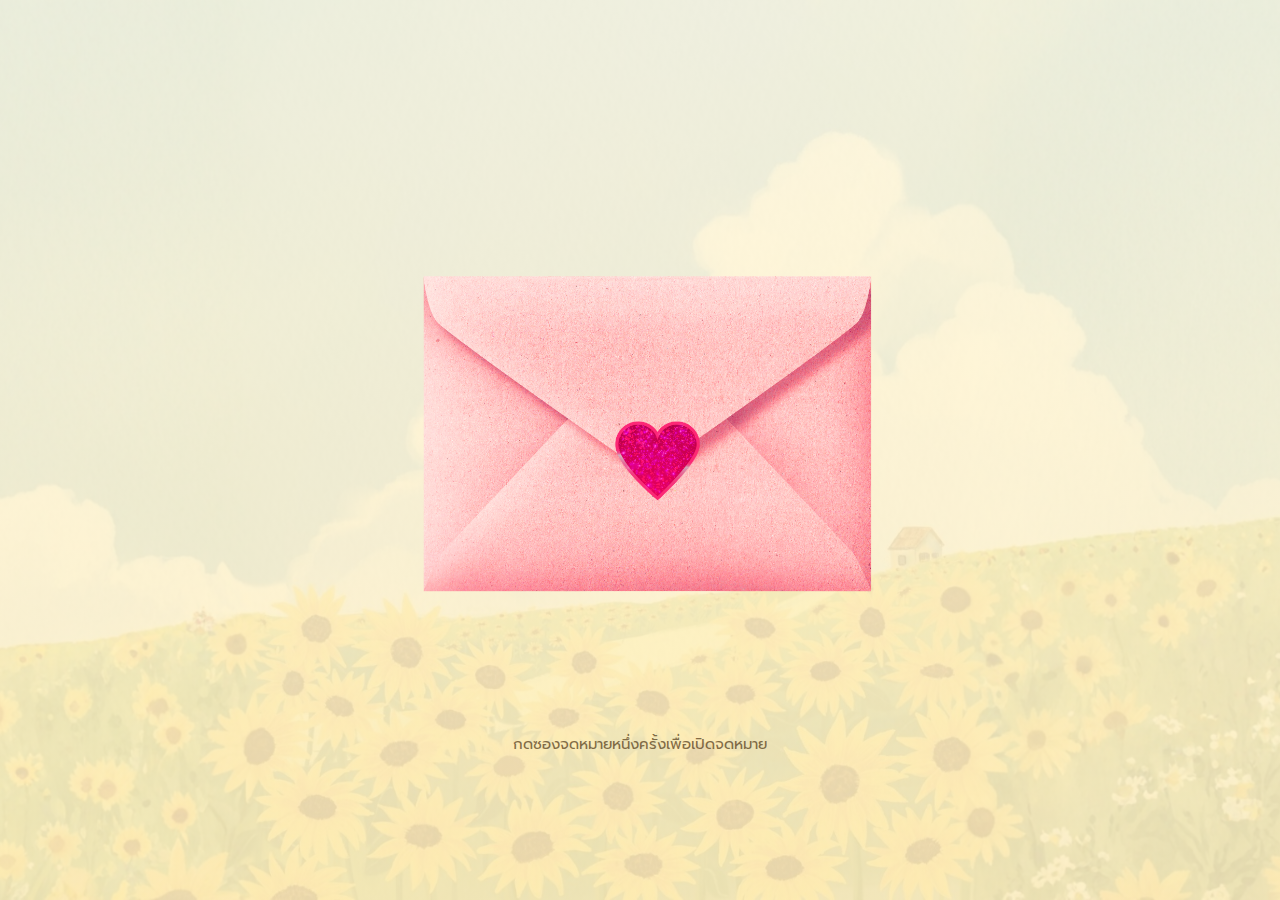
<file: index.html>
<!doctype html>
<html lang="th">
<head>
  <meta charset="utf-8" />
  <meta name="viewport" content="width=device-width, initial-scale=1.0"/>
  <title>Congratulations</title>

  <link href="https://fonts.googleapis.com/css2?family=Prompt:wght@300;500;600&display=swap" rel="stylesheet">
  <link rel="stylesheet" href="css/style.css" />
</head>

<body>

  <div class="container">
    <div class="shell center">
      <div class="page">

        <!-- ซองจดหมาย -->
        <div class="gift-stage" id="giftStage">
          <img id="giftImg" src="assets/meg1.png" alt="letter">
        </div>

        <!-- ข้อความแนะนำ -->
        <p class="hint" id="hintText">
          กดซองจดหมายหนึ่งครั้งเพื่อเปิดจดหมาย
        </p>

        <!-- หลังเปิด -->
        <div class="result" id="result" style="display:none;">
          <div class="congrats">CONGRATULATIONS</div>

          <div class="next-btn-wrap">
            <a href="pass.html" class="btn">หน้าถัดไป</a>
          </div>
        </div>

      </div>
    </div>
  </div>

  <script src="js/anniversary.js"></script>
</body>
</html>
</file>
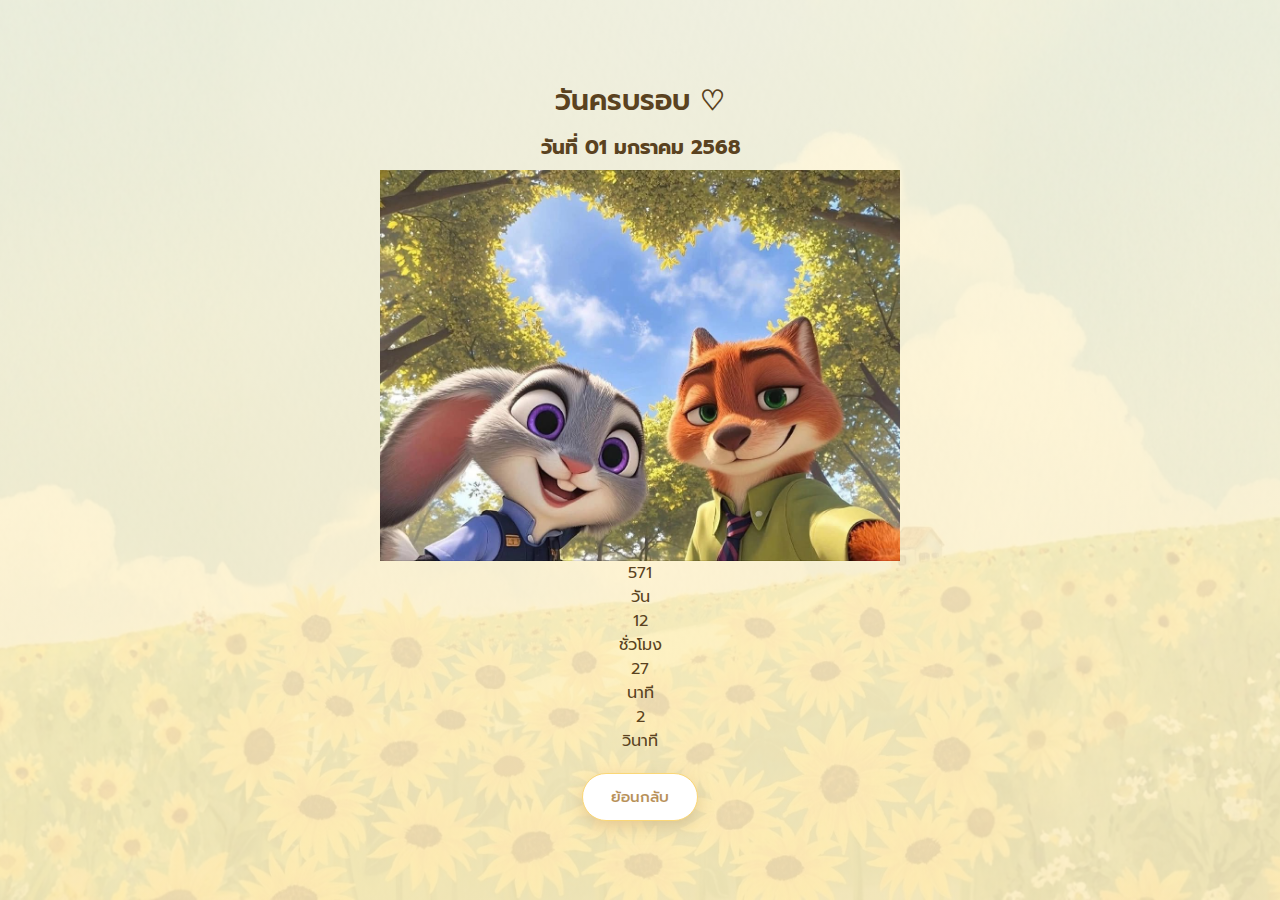
<file: days.html>
<!doctype html>
<html lang="th">
<head>
  <meta charset="utf-8" />
  <meta name="viewport" content="width=device-width,initial-scale=1" />
  <title>วันครบรอบ</title>
  <link href="https://fonts.googleapis.com/css2?family=Prompt:wght@300;400;500;600;700&display=swap" rel="stylesheet">

  <link rel="stylesheet" href="css/style.css" />
</head>
<body>
  <div class="container">
    <div class="shell center">
      <h1>วันครบรอบ ♡</h1>

      <div class="big-card">


        <!-- รูปตรงกลาง -->
           <h3> วันที่ 01 มกราคม 2568 </h3>
        <img src="assets/heart.png" class="center-img" alt="love" />

        <!-- กล่องเวลา -->
        <div class="time-grid">
          <div class="time-box">
            <div class="time-value" id="days">0</div>
            <div class="time-label">วัน</div>
          </div>

          <div class="time-box">
            <div class="time-value" id="hours">0</div>
            <div class="time-label">ชั่วโมง</div>
          </div>

          <div class="time-box">
            <div class="time-value" id="minutes">0</div>
            <div class="time-label">นาที</div>
          </div>

          <div class="time-box">
            <div class="time-value" id="seconds">0</div>
            <div class="time-label">วินาที</div>
          </div>
        </div>

        <div style="margin-top:20px;">
          <a class="btn secondary" href="menu.html">ย้อนกลับ</a>
        </div>
      </div>
    </div>
  </div>

  <script src="js/days.js"></script>
  
</body>
</html>
</file>
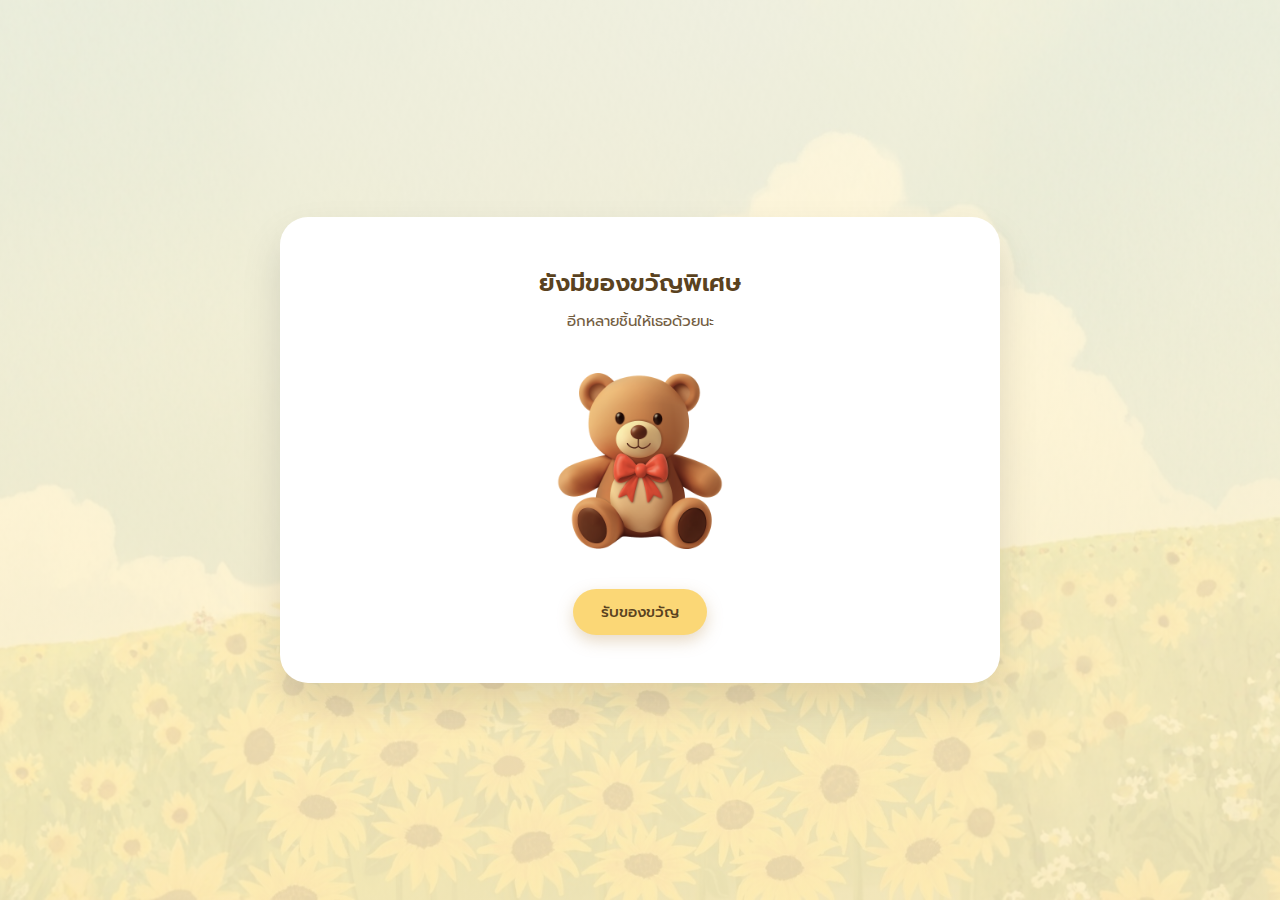
<file: gift.html>
<!doctype html>
<html lang="th">
<head>
  <meta charset="utf-8">
  <meta name="viewport" content="width=device-width, initial-scale=1.0">
  <title>ของขวัญ </title>
  <link href="https://fonts.googleapis.com/css2?family=Prompt:wght@300;400;500;600;700&display=swap" rel="stylesheet">

  <link rel="stylesheet" href="css/style.css">
</head>

<body>
  <div class="container">
     <div class="card">
    <div class="page">
    <div class="shell center big-card">
      <h2>ยังมีของขวัญพิเศษ </h2>
      <p class="subtle">อีกหลายชิ้นให้เธอด้วยนะ</p>

      <img src="assets/gif.png" class="cake-img" alt="gift gif">

      <div style="margin-top:18px;">
        <a href="menu.html" class="btn">รับของขวัญ</a>
      </div>
    </div>
  </div>
  
</body>
</html>
</file>
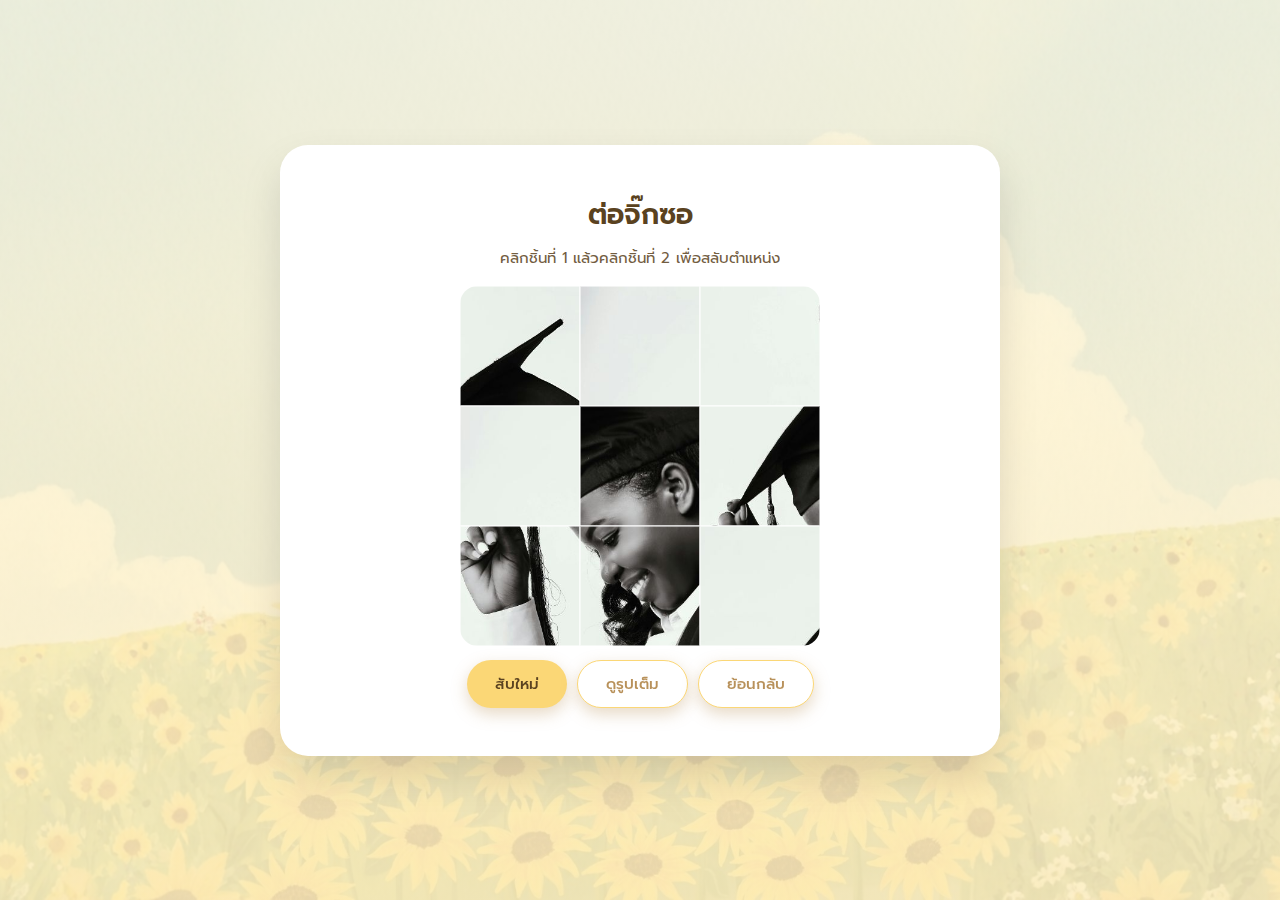
<file: jigsaw.html>
<!doctype html>
<html lang="th">
<head>
  <meta charset="utf-8" />
  <meta name="viewport" content="width=device-width,initial-scale=1" />
  <title>ต่อจิ๊กซอ</title>
  <link href="https://fonts.googleapis.com/css2?family=Prompt:wght@300;400;500;600;700&display=swap" rel="stylesheet">

  <link rel="stylesheet" href="css/style.css" />
</head>
<body>
  <div class="container">
     <div class="card">
    <div class="page">
    <div class="shell center">
      <h1>ต่อจิ๊กซอ</h1>
      <p class="subtle">คลิกชิ้นที่ 1 แล้วคลิกชิ้นที่ 2 เพื่อสลับตำแหน่ง</p>

      <div class="canvas-wrap">
        <canvas id="puzzle" width="600" height="600"></canvas>
      </div>

      <div style="margin-top:14px; display:flex; gap:10px; justify-content:center; flex-wrap:wrap;">
        <button class="btn" id="shuffleBtn">สับใหม่</button>
        <button class="btn secondary" id="showHintBtn">ดูรูปเต็ม</button>
        <a class="btn secondary" href="menu.html">ย้อนกลับ</a>
      </div>
    </div>
  </div>

  <div class="modal-backdrop" id="modalBackdrop">
    <div class="modal center">
      <h3>รูปเต็ม (ใบ้)</h3>
      <img src="assets/puzzle.jpg" alt="hint" style="width:100%; border-radius:18px;" />
      <div class="row">
        <button class="btn" id="closeModalBtn">ปิด</button>
      </div>
    </div>
  </div>

  <script src="js/jigsaw.js"></script>
  
</body>
</html>
</file>
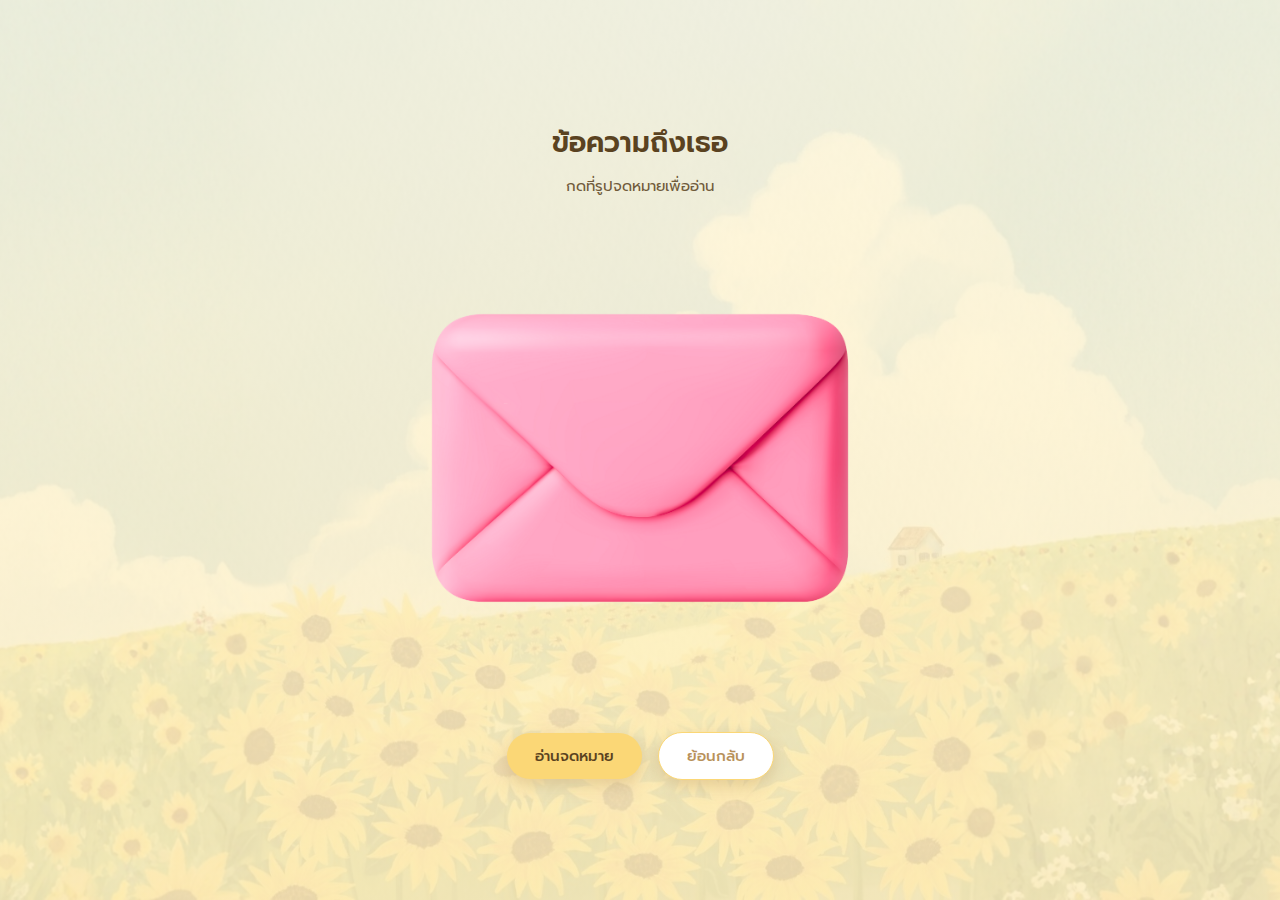
<file: letter.html>
<!doctype html>
<html lang="th">
<head>
  <meta charset="utf-8" />
  <meta name="viewport" content="width=device-width,initial-scale=1" />
  <title>ข้อความถึงเธอ</title>
  <link rel="stylesheet" href="css/style.css" />
</head>
<body>
  <div class="container">
    <div class="shell center">
      <h1>ข้อความถึงเธอ</h1>
      <div class="big-card">
        <p class="subtle">กดที่รูปจดหมายเพื่ออ่าน</p>

        <img
  src="assets/lettercover.png"
  alt="letter"
  id="openLetter"
  class="letter-img"
/>

        <div style="margin-top:14px;">
          <button class="btn" id="readBtn">อ่านจดหมาย</button>
          <a class="btn secondary" href="menu.html" style="margin-left:10px;">ย้อนกลับ</a>
        </div>
      </div>
    </div>
  </div>

  <div class="modal-backdrop" id="modalBackdrop">
    <div class="modal">
      <h3>ข้อความถึงเธอ 💌</h3>
      <p id="letterText"></p>
      <div class="row">
        <button class="btn" id="closeModalBtn">ปิด</button>
      </div>
    </div>
  </div>

  <script src="js/letter.js"></script>
  
</body>
</html>
</file>
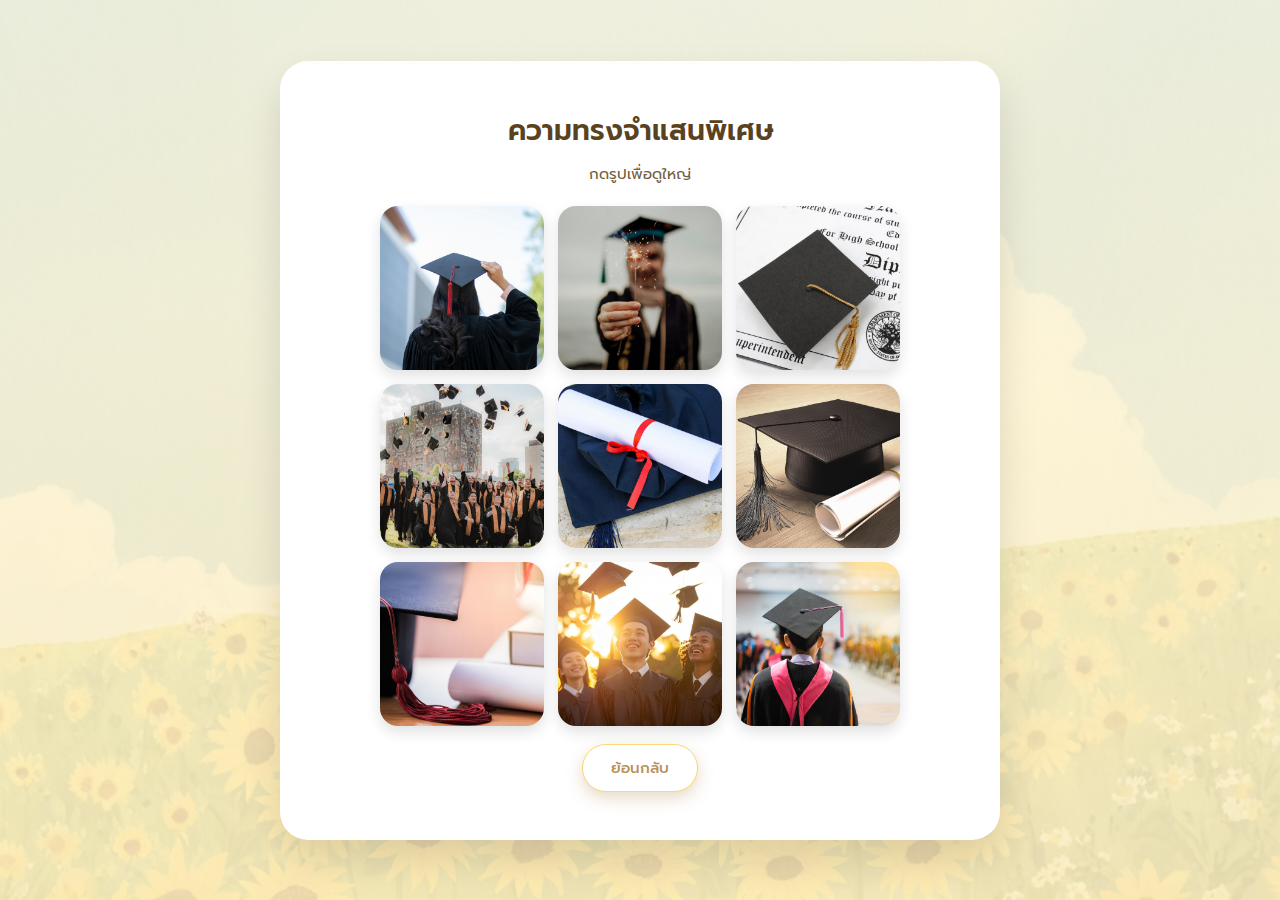
<file: memories.html>
<!doctype html>
<html lang="th">
<head>
  <meta charset="utf-8" />
  <meta name="viewport" content="width=device-width,initial-scale=1" />
  <title>ความทรงจำแสนพิเศษ</title>
  <link href="https://fonts.googleapis.com/css2?family=Prompt:wght@300;400;500;600;700&display=swap" rel="stylesheet">

  <link rel="stylesheet" href="css/style.css" />
</head>
<body>
  <div class="container">
     <div class="card">
    <div class="page">
    <div class="shell center">
      <h1>ความทรงจำแสนพิเศษ</h1>
      <p class="subtle">กดรูปเพื่อดูใหญ่</p>

      <div class="gallery" id="gallery"></div>

      <div style="margin-top:18px;">
        <a class="btn secondary" href="menu.html">ย้อนกลับ</a>
      </div>
    </div>
  </div>

  <div class="modal-backdrop" id="modalBackdrop">
    <div class="modal center">
      <img id="bigImg" alt="memory" style="width:100%; border-radius:18px; box-shadow: var(--shadow-soft);" />
      <div class="row">
        <button class="btn" id="closeModalBtn">ปิด</button>
      </div>
    </div>
  </div>

  <script src="js/memories.js"></script>
  
</body>
</html>
</file>
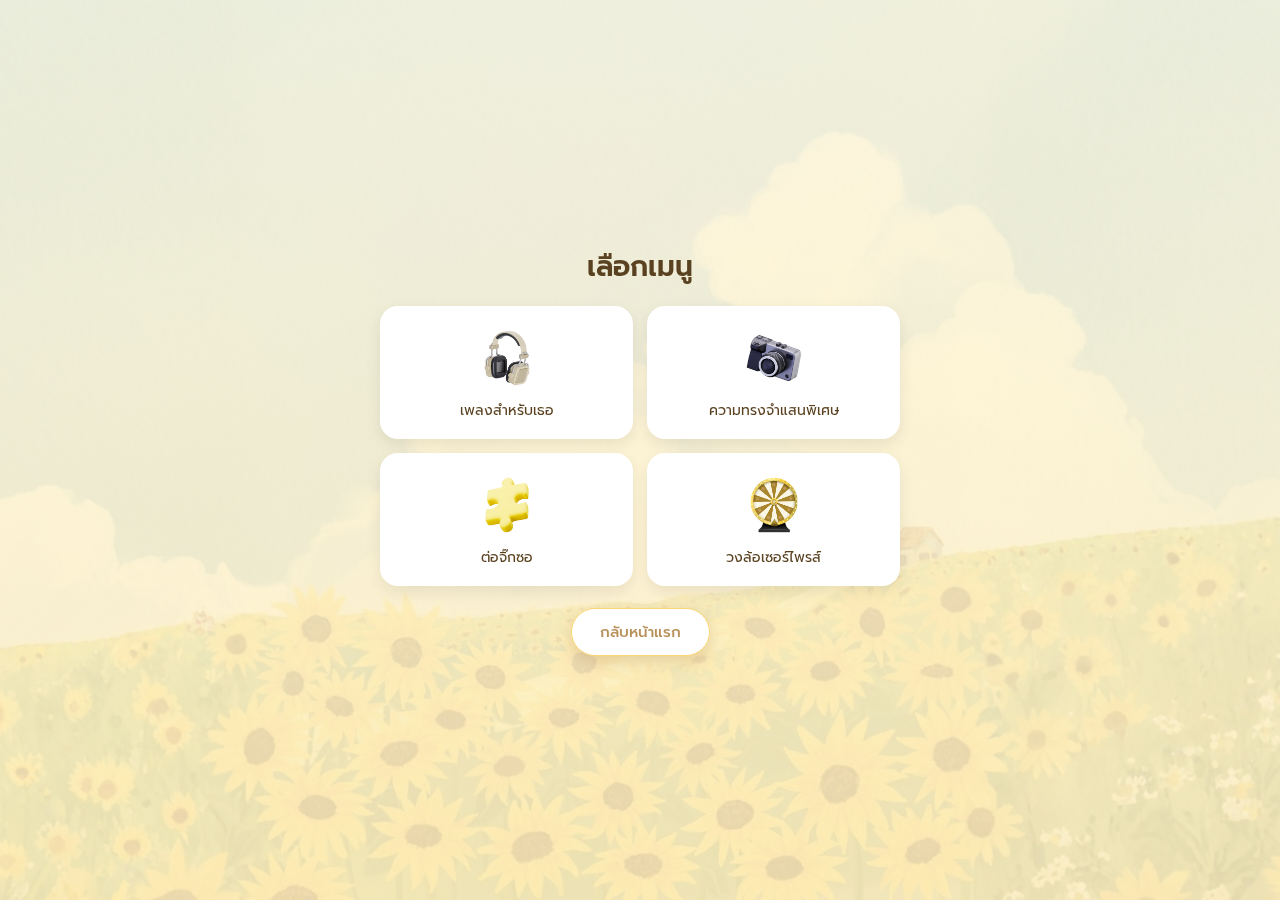
<file: menu.html>
<!doctype html>
<html lang="th">
<head>
  <meta charset="utf-8" />
  <meta name="viewport" content="width=device-width,initial-scale=1" />
  <title>เลือกเมนู</title>
  <link href="https://fonts.googleapis.com/css2?family=Prompt:wght@300;400;500;600;700&display=swap" rel="stylesheet">

  <link rel="stylesheet" href="css/style.css" />
</head>

<body>
  <div class="container">
    
    <div class="shell center">
      <h1>เลือกเมนู</h1>

      <div class="menu-grid">


        <a class="menu-item white" href="music.html">
          <img src="assets/3.png" class="menu-icon">
          <div class="label">เพลงสำหรับเธอ</div>
        </a>


        <a class="menu-item white" href="memories.html">
          <img src="assets/4.png" class="menu-icon">
          <div class="label">ความทรงจำแสนพิเศษ</div>
        </a>

        <a class="menu-item white" href="jigsaw.html">
          <img src="assets/5.png" class="menu-icon">
          <div class="label">ต่อจิ๊กซอ</div>
        </a>

        <a class="menu-item white" href="wheel.html">
          <img src="assets/6.png" class="menu-icon">
          <div class="label">วงล้อเซอร์ไพรส์</div>
        </a>

      </div>

      <div style="margin-top:22px;">
        <a class="btn secondary" href="index.html">กลับหน้าแรก</a>

      </div>
    </div>
  </div>
  <div class="bg-heart-layer">
</div>
</body>
</html>
</file>
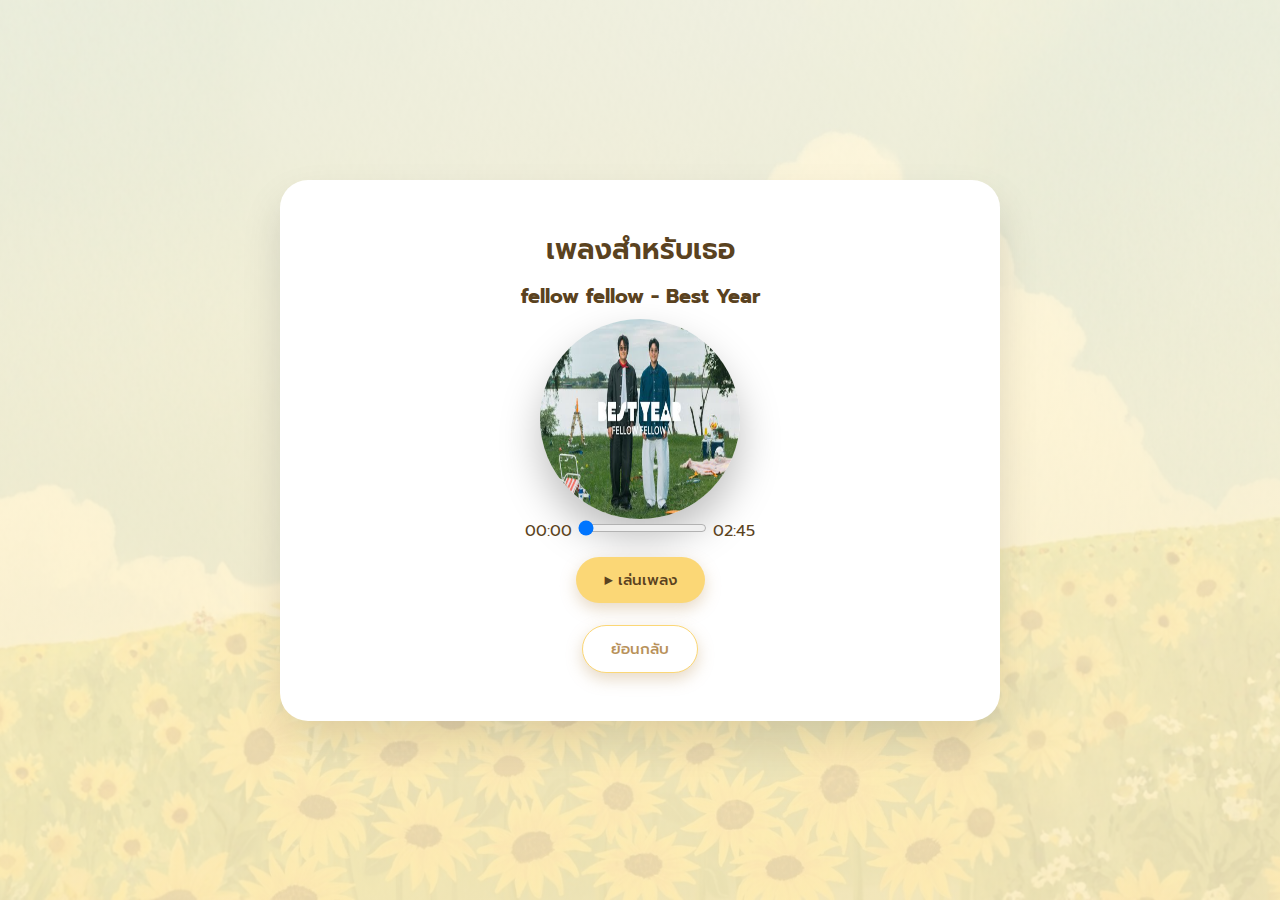
<file: music.html>
<!doctype html>
<html lang="th">
<head>
  <meta charset="utf-8" />
  <meta name="viewport" content="width=device-width,initial-scale=1" />
  <title>เพลงสำหรับเธอ</title>
  <link href="https://fonts.googleapis.com/css2?family=Prompt:wght@300;400;500;600;700&display=swap" rel="stylesheet">

  <link rel="stylesheet" href="css/style.css" />
</head>

<body>
  <div class="container">
     <div class="card">
    <div class="page">
    <div class="shell center">
      <h1>เพลงสำหรับเธอ </h1>
       <h3>fellow fellow - Best Year</h3>
      
      <div class="big-card">

        <!-- แผ่นเสียง -->
        <div class="vinyl-wrap">
          <img src="assets/vinyl.png" class="vinyl" id="vinyl">
        </div>

        <!-- สถานะ -->

<div class="progress-box">
  <span id="currentTime">00:00</span>

  <input
    type="range"
    id="progress"
    value="0"
    min="0"
    step="1"
  />

  <span id="duration">00:00</span>
</div>

<div class="music-controls">
        <!-- ปุ่ม -->
        <div style="margin-top:14px;">
          <button class="btn" id="playBtn">▶ เล่นเพลง</button>
        </div>

        <audio id="music">
          <source src="assets/song.mp3" type="audio/mpeg">
        </audio>

      </div>

      <div style="margin-top:22px;">
        <a class="btn secondary" href="menu.html">ย้อนกลับ</a>
      </div>

    </div>
  </div>
  </div>

  <script src="js/music.js"></script>
 
</body>
</html>
</file>
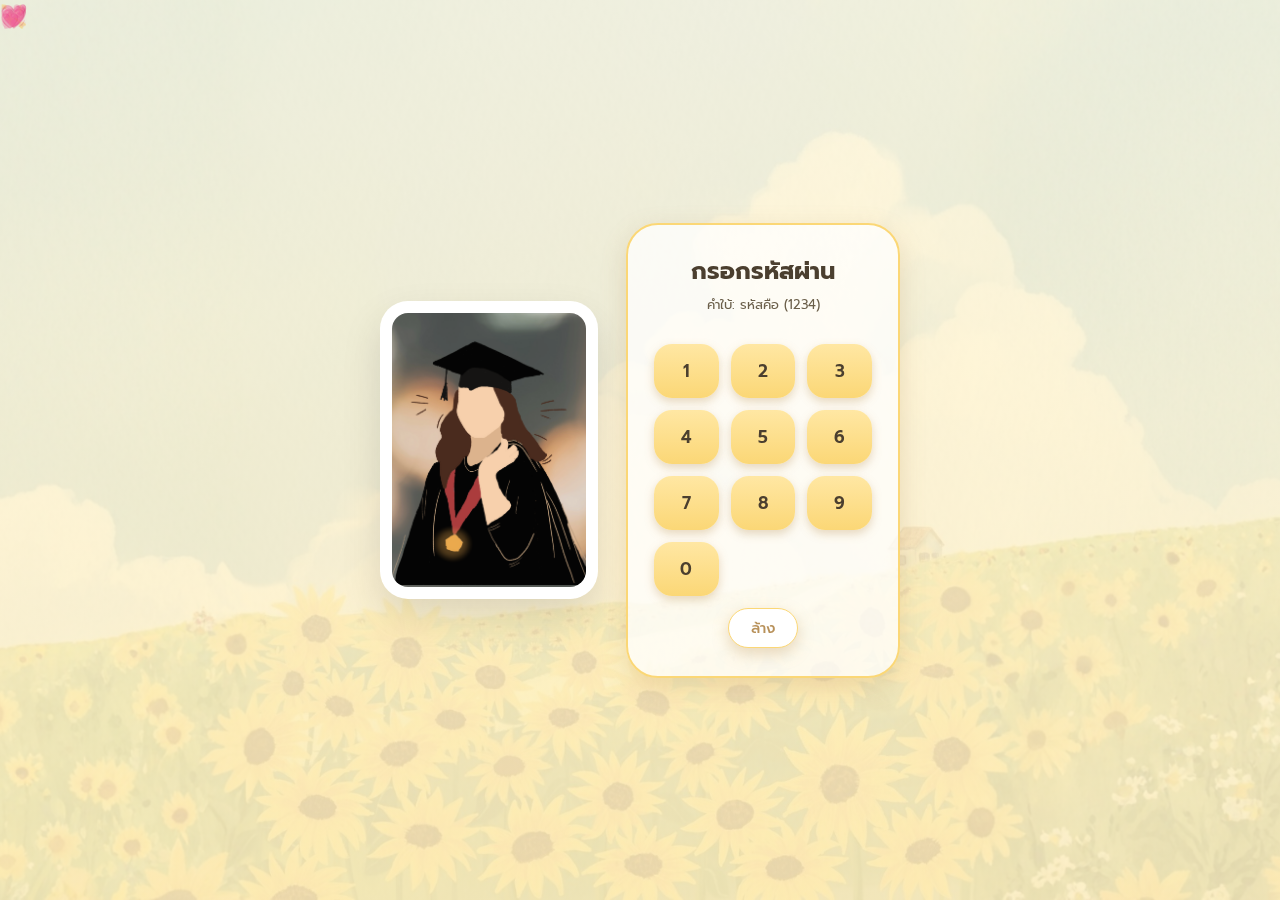
<file: pass.html>
<!doctype html>
<html lang="th">
<head>
  <meta charset="utf-8" />
  <meta name="viewport" content="width=device-width,initial-scale=1" />
  <title>ใส่รหัสผ่าน</title>
  <link href="https://fonts.googleapis.com/css2?family=Prompt:wght@300;400;500;600;700&display=swap" rel="stylesheet">

  <link rel="stylesheet" href="css/style.css" />
</head>

<body>
  <div class="container">
    <div class="shell">

      <!-- layout ซ้ายรูป ขวาใส่รหัส -->
      <div class="pass-layout">

        <!-- ฝั่งรูป -->
        <div class="pass-image">
          <img src="assets/pic1.png" alt="cute gif">
        </div>

        <!-- ฝั่งใส่รหัส -->
        <div class="pink-panel pass-box center">
          <h2>กรอกรหัสผ่าน</h2>
          <div class="note">คำใบ้: รหัสคือ (1234)</div>

          <div class="digits" id="digits"></div>
          <div class="keypad" id="keypad"></div>

          <div style="margin-top:12px;">
            <button class="btn secondary" id="clearBtn">ล้าง</button>
          </div>
        </div>

      </div>
    </div>
  </div>

  <!-- modal -->
  <div class="modal-backdrop" id="modalBackdrop">
    <div class="modal center">
      <h3 id="modalTitle">ลองใหม่</h3>
      <p id="modalMsg">รหัสไม่ถูกต้อง ลองใหม่อีกครั้งนะ</p>
      <div class="row">
        <button class="btn" id="closeModalBtn">ปิด</button>
      </div>
    </div>
  </div>

  <script src="js/pass.js"></script>
  <div class="bg-heart-layer">
  <span>💗</span>
  <span>💖</span>
  <span>💕</span>
  <span>💘</span>
  <span>💞</span>
  <span>💓</span>
</div>
</body>
</html>
</file>
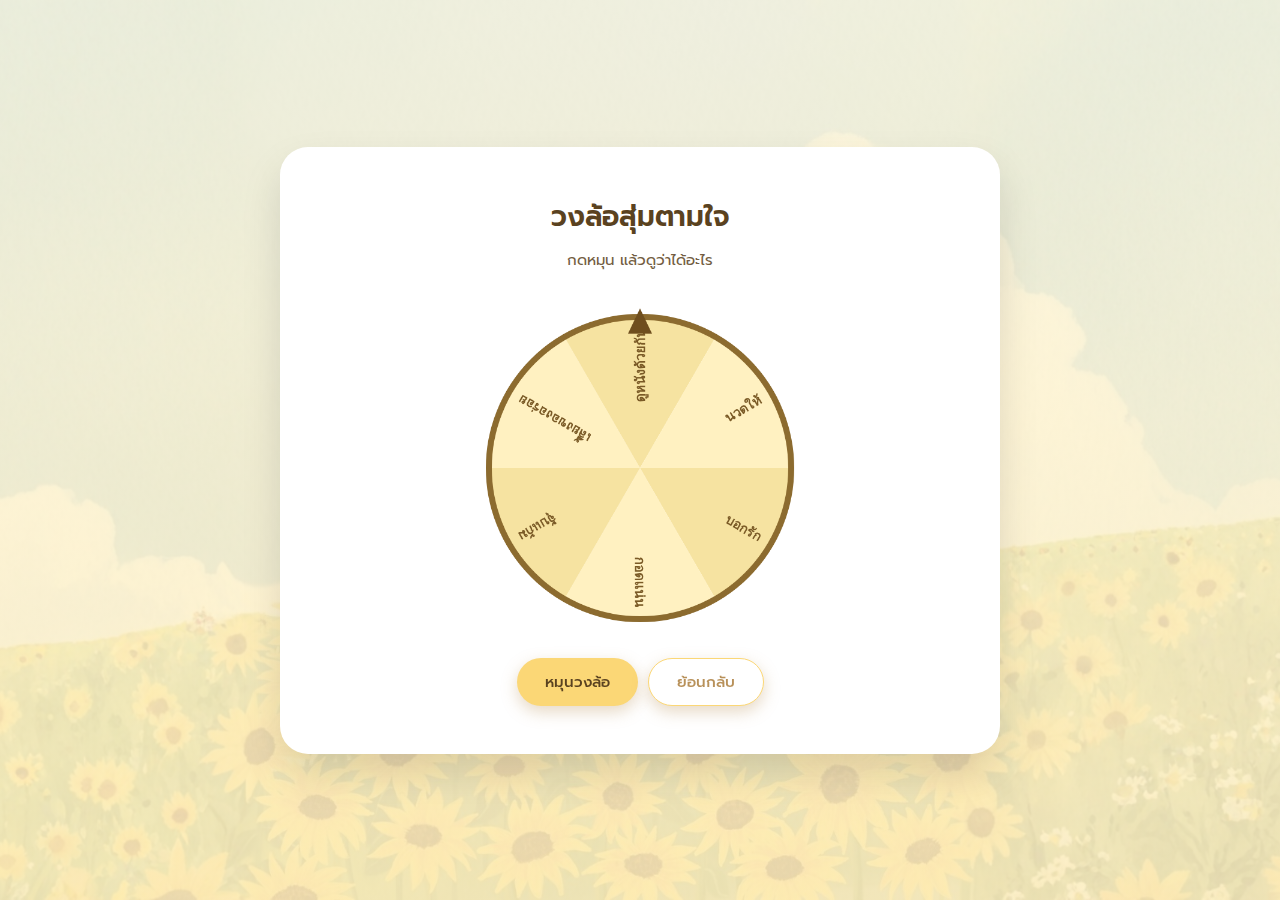
<file: wheel.html>
<!doctype html>
<html lang="th">
<head>
  <meta charset="utf-8" />
  <meta name="viewport" content="width=device-width,initial-scale=1" />
  <title>วงล้อสุ่มตามใจ</title>
  <link href="https://fonts.googleapis.com/css2?family=Prompt:wght@300;400;500;600;700&display=swap" rel="stylesheet">

  <link rel="stylesheet" href="css/style.css" />
</head>
<body>
  <div class="container">
     <div class="card">
    <div class="page">
    <div class="shell center">
      <h1>วงล้อสุ่มตามใจ</h1>
      <p class="subtle">กดหมุน แล้วดูว่าได้อะไร </p>

      <div class="wheel-wrap">
        <canvas id="wheel" width="600" height="600"></canvas>
        

        <div style="margin-top:10px; display:flex; gap:10px; justify-content:center; flex-wrap:wrap;">
          <button class="btn" id="spinBtn">หมุนวงล้อ</button>
          <a class="btn secondary" href="menu.html">ย้อนกลับ</a>
        </div>
      </div>
    </div>
  </div>

  <div class="modal-backdrop" id="modalBackdrop">
    <div class="modal center">
      <h3>ผลลัพธ์ของวงล้อคือ…</h3>
      <p id="resultText" style="font-size:18px; font-weight:800; color:#c9933d;"></p>
      <div class="row">
        <button class="btn" id="closeModalBtn">ปิด</button>
      </div>
    </div>
  </div>

  <script src="js/wheel.js"></script>
</div>
</body>
</html>
</file>
<file: css/style.css>
/* =====================================================
   FONT (GLOBAL)
===================================================== */
@import url('https://fonts.googleapis.com/css2?family=Prompt:wght@300;400;500;600;700&display=swap');


/* =====================================================
   RESET + BASE
===================================================== */
*{
  box-sizing:border-box;
  margin:0;
  padding:0;
  font-family:"Prompt", sans-serif;
}

html, body{
  width:100%;
  height:100%;
  overflow-x:hidden;
  color:#5a4220;
  background:#fff7da;
}

img{
  max-width:100%;
  display:block;
  height:auto;
}

a{
  color:inherit;
  text-decoration:none;
}


/* =====================================================
   BACKGROUND
===================================================== */
body{
  background:
    linear-gradient(180deg,rgba(255,247,218,.85),rgba(253,238,194,.85)),
    url("../assets/background.png") center/cover no-repeat fixed;

  display:flex;
  justify-content:center;
  align-items:center;
}


/* =====================================================
   LAYOUT CORE (LOCK SIZE ALL PAGES)
===================================================== */
.container{
  width:100%;
  min-height:100vh;
  display:flex;
  align-items:center;
  justify-content:center;
  padding:16px;
}

.shell{
  width:100%;
  max-width:520px;        /* 🔒 ล็อกความกว้าง */
  margin-inline:auto;

  background:rgba(255,255,255,0.65);
  backdrop-filter: blur(10px);

  border-radius:26px;
  padding:26px 22px 30px;

  border:1px solid rgba(255,255,255,0.9);
  box-shadow:0 14px 34px rgba(0,0,0,.12);

  position:relative;
  z-index:2;
}

.center{ text-align:center; }


/* =====================================================
   TYPOGRAPHY
===================================================== */
h1{
  font-size:28px;
  font-weight:600;
  margin-bottom:10px;
}

h2{
  font-size:24px;
  font-weight:600;
  margin-bottom:8px;
}

h3{
  font-size:20px;
  margin-bottom:8px;
}

p{
  font-size:15px;
  line-height:1.6;
}

.subtle{
  opacity:.85;
}

.small{
  font-size:13px;
  opacity:.75;
}


/* =====================================================
   BUTTONS
===================================================== */
.btn{
  display:inline-block;
  padding:12px 28px;
  border-radius:999px;
  font-size:15px;
  font-weight:500;
  border:none;
  cursor:pointer;

  background:#fbd776;
  color:#5a4220;

  box-shadow:0 6px 16px rgba(185,145,90,.35);
  transition:.2s ease;
}

.btn:hover{ filter:brightness(1.05); }
.btn:active{ transform:scale(.97); }

.btn.secondary{
  background:#fff;
  color:#b8915a;
  border:1px solid #fbd776;
}


/* =====================================================
   PAGE COMMON
===================================================== */
.page{
  width:100%;
}


/* =====================================================
   GIFT / LETTER
===================================================== */
.gift-stage{
  display:flex;
  justify-content:center;
  margin-top:10px;
}

.gift-stage img{
  width:200px;
  max-width:85%;
  cursor:pointer;
  transition:.3s ease;
}

.gift-stage img:hover{
  transform:scale(1.04);
}

.hint{
  margin-top:14px;
  font-size:14px;
  opacity:.75;
}

.result{
  margin-top:22px;
  animation:fadeUp .6s ease;
}

@keyframes fadeUp{
  from{ opacity:0; transform:translateY(12px); }
  to{ opacity:1; transform:none; }
}

.congrats{
  font-size:26px;
  font-weight:700;
  margin-bottom:14px;
  color:#b8915a;
}

.next-btn-wrap{
  margin-top:12px;
}


/* =====================================================
   PASSWORD PAGE
===================================================== */
/* ===== Layout ===== */
.pass-layout{
  display:flex;
  gap:28px;
  align-items:center;
  justify-content:center;
  max-width:980px;
  margin:auto;
}

/* ===== Image side ===== */
.pass-image{
  flex:1;
  display:flex;
  justify-content:center;
  align-items:center;
}

.pass-image img{
  width:100%;
  max-width:360px;
  border-radius:28px;
  background:#ffffff;
  padding:12px;
  box-shadow:0 18px 40px rgba(0,0,0,.12);
}

/* ===== Password panel ===== */
.pass-box{
  flex:1;
  background:linear-gradient(135deg,#faf7f2,#f0ebe3);
  border-radius:32px;
  padding:28px 26px;
  box-shadow:0 24px 50px rgba(0,0,0,.15);
  text-align:center;
}

.pass-box h2{
  margin:0 0 6px;
  font-weight:700;
  color:#4b3f2f;
}

.pass-box .note{
  font-size:13px;
  color:#6b5f4a;
  margin-bottom:14px;
}

/* ===== dots ===== */
.digits{
  display:flex;
  justify-content:center;
  gap:10px;
  margin-bottom:16px;
}

.digits span{
  width:14px;
  height:14px;
  border-radius:50%;
  background:#d6cfc2;
  box-shadow:inset 0 0 0 2px #bfb7a6;
}

/* ===== keypad ===== */
.keypad{
  display:grid;
  grid-template-columns:repeat(3,1fr);
  gap:12px;
}

.keypad button{
  border:none;
  border-radius:18px;
  padding:14px 0;
  font-size:17px;
  font-weight:600;
  background:#ffffff;
  color:#4b3f2f;
  cursor:pointer;
  box-shadow:0 8px 18px rgba(0,0,0,.12);
  transition:.2s;
}

.keypad button:hover{
  transform:translateY(-2px);
  background:#f4f2ee;
}

/* ===== clear button ===== */
#clearBtn{
  border-radius:22px;
  padding:8px 22px;
}

/* ===== Responsive ===== */
@media (max-width:860px){
  .pass-layout{
    flex-direction:column;
  }

  .pass-image img{
    max-width:280px;
  }
}



/* =====================================================
   GIFT PAGE
===================================================== */
.big-card{
  width:100%;
}

.cake-img{
  width:220px;
  max-width:85%;
  margin:18px auto 0;
}


/* =====================================================
   MENU PAGE
===================================================== */
.menu-grid{
  width:100%;
  max-width:520px;
  margin:18px auto 0;

  display:grid;
  grid-template-columns:repeat(2,1fr);
  gap:14px;
}

.menu-item{
  background:#fff;
  border-radius:18px;
  padding:18px 12px;
  text-align:center;
  box-shadow:0 6px 16px rgba(0,0,0,.08);
  transition:.2s ease;
}

.menu-item:hover{
  transform:translateY(-4px);
}

.menu-icon{
  width:68px;
  margin:0 auto 8px;
}

.label{
  font-size:14px;
}


/* =====================================================
   MUSIC PAGE
===================================================== */
.music-wrap{
  margin:20px auto;
}

.vinyl-wrap{
  width:200px;
  height:200px;
  margin:auto;
}

.vinyl{
  width:100%;
  height:100%;
  border-radius:50%;
  animation:spin 6s linear infinite;
  box-shadow:0 20px 40px rgba(0,0,0,.25);
}

@keyframes spin{
  from{ transform:rotate(0deg); }
  to{ transform:rotate(360deg); }
}


/* ===============================
   MEMORY GALLERY – EQUAL SIZE
=============================== */
.gallery{
  display:grid;
  grid-template-columns:repeat(3, 1fr);
  gap:14px;
  margin-top:20px;
}

/* รูปทุกภาพ */
.gallery img{
  width:100%;
  aspect-ratio:1 / 1;     /* บังคับเป็นสี่เหลี่ยมจัตุรัส */
  object-fit:cover;       /* ครอปให้เต็ม ไม่ยืด */
  border-radius:18px;     /* ขอบมน */
  box-shadow:0 6px 14px rgba(0,0,0,.12);
  cursor:pointer;
  transition:transform .3s ease;
}

/* hover นิดเดียวให้ดูมีชีวิต */
.gallery img:hover{
  transform:scale(1.05);
}


/* =====================================================
   JIGSAW PAGE
===================================================== */
.jigsaw-wrap{
  width:100%;
  padding:10px;
}

.jigsaw-wrap canvas{
  width:100%;
  border-radius:18px;
  display:block;
}


/* ===============================
   WHEEL CANVAS FIT CARD
=============================== */
.wheel-wrap{
  width:100%;
  max-width:100%;
  display:flex;
  flex-direction:column;
  align-items:center;
  margin-top:16px;
}

/* canvas วงล้อ */
.wheel-wrap canvas{
  width:100%;
  max-width:360px;       /* พอดีการ์ดแนวตั้ง */
  height:auto;
  aspect-ratio:1 / 1;   /* วงกลมไม่เบี้ยว */
  border-radius:50%;
}


/* =====================================================
   MODAL
===================================================== */
.modal-backdrop{
  position:fixed;
  inset:0;
  background:rgba(0,0,0,.4);
  display:none;
  align-items:center;
  justify-content:center;
  z-index:1000;
}

.modal{
  background:#fff;
  padding:22px;
  border-radius:18px;
  width:90%;
  max-width:360px;
  text-align:center;
}

.modal h3{
  margin-bottom:8px;
}

.modal p{
  font-size:14px;
  margin-bottom:14px;
}


/* =====================================================
   HEART BACKGROUND EFFECT
===================================================== */
.bg-heart-layer{
  position:fixed;
  inset:0;
  pointer-events:none;
  z-index:0;
}

.bg-heart-layer span{
  position:absolute;
  font-size:22px;
  opacity:.3;
  animation:float 14s linear infinite;
}

@keyframes float{
  from{ transform:translateY(110vh); }
  to{ transform:translateY(-120px); }
}


/* =====================================================
   RESPONSIVE (PHONE)
===================================================== */
@media(max-width:480px){
  h1{ font-size:24px; }
  h2{ font-size:21px; }

  .menu-icon{ width:60px; }
  .vinyl-wrap{ width:180px; height:180px; }

  .gallery img{ height:140px; }
}

/* =============================
   PASS PAGE – SOFT UPGRADE
   (CSS ONLY, HTML เดิม)
============================= */

.pass-layout{
  align-items:center;
}

.pink-panel{
  background:rgba(255,255,255,.75);
  border:2px solid #fbd776;
  box-shadow:0 8px 24px rgba(185,145,90,.25);
  transition:.3s;
}

.pink-panel:hover{
  transform:translateY(-2px);
}

.digits{
  font-size:26px;
  letter-spacing:10px;
  color:#b8915a;
  text-align:center;
  transition:.2s;
}

.keypad button{
  background:linear-gradient(180deg,#ffe7a3,#fbd776);
  box-shadow:0 4px 10px rgba(185,145,90,.35);
  transition:.2s;
}

.keypad button:hover{
  transform:scale(1.06);
}

.keypad button:active{
  transform:scale(.96);
}

/* เอฟเฟกต์เด้งเบาๆ เวลากด */
@keyframes tap{
  0%{transform:scale(1);}
  50%{transform:scale(1.08);}
  100%{transform:scale(1);}
}

.keypad button{
  animation:tap .15s ease;
}

/* หัวใจเบาๆ ด้านหลัง */
.pass-box{
  position:relative;
}

.pass-box::after{
  content:"";
  position:absolute;
  left:50%;
  bottom:-34px;
  transform:translateX(-50%);
  opacity:.5;
  font-size:20px;
  animation:blink 1.6s infinite;
}

@keyframes blink{
  0%,100%{opacity:.6;}
  50%{opacity:.2;}
}


/* =============================
   CONGRATS PAGE (CSS ONLY)
============================= */

/* จัดหน้าให้อยู่กลางจอจริง */
.container{
  align-items:center;
}

/* ทำให้กรอบขาวโปร่ง/แทบไม่รู้สึกว่ามี */
.shell{
  background:transparent;
  box-shadow:none;
  border:none;
  backdrop-filter:none;
  padding:0;
}

/* ระยะห่างหน้า */
.page{
  padding-top:20px;
  padding-bottom:20px;
}

/* ซองจดหมาย */
.gift-stage img{
  width:560px;          /* 🔥 ขยายรูป */
  max-width:200vw;
  transition:.35s ease;
}

/* hover หรือแตะแล้วดูมีชีวิต */
.gift-stage img:hover{
  transform:scale(1.05);
}

/* ข้อความแนะนำ */
.hint{
  margin-top:18px;
  font-size:15px;
  opacity:.75;
}

/* หลังเปิดจดหมาย */
.result{
  margin-top:26px;
  animation:fadeUp .6s ease both;
}

/* ตัวอักษร CONGRATULATIONS */
.congrats{
  font-size:30px;
  letter-spacing:2px;
  color:#b8915a;
}

/* ปุ่ม */
.next-btn-wrap{
  margin-top:18px;
}

/* animation */
@keyframes fadeUp{
  from{
    opacity:0;
    transform:translateY(14px);
  }
  to{
    opacity:1;
    transform:none;
  }
}

/* =============================
   MOBILE ADJUST
============================= */
@media(max-width:480px){
  .gift-stage img{
    width:220px;
  }

  .congrats{
    font-size:26px;
  }
}

/* =====================================================
   CARD WRAPPER (ADD ONLY)
===================================================== */
.card{
  background:#ffffff;
  border-radius:28px;
  padding:28px 32px;

  /* ทำให้การ์ดกว้างแนวนอน */
  width:100%;
  max-width:720px;

  /* จัดกลางเหมือนเดิม */
  margin:0 auto;

  /* เงานุ่ม */
  box-shadow:0 20px 40px rgba(0,0,0,.12);
}
@media(max-width:480px){
  .card{
    padding:22px 18px;
    max-width:100%;
  }
}

/* ===============================
   PUZZLE CANVAS FIT CARD
=============================== */
.canvas-wrap{
  width:100%;
  max-width:100%;
  display:flex;
  justify-content:center;
  margin-top:16px;
}

/* ทำให้ canvas ย่อ–ขยายตามการ์ด */
.canvas-wrap canvas{
  width:100%;
  max-width:360px;   /* ให้พอดีกับ card แนวตั้ง */
  height:auto;
  aspect-ratio:1 / 1;  /* รักษาสี่เหลี่ยม */
  border-radius:18px;
}
</file>
